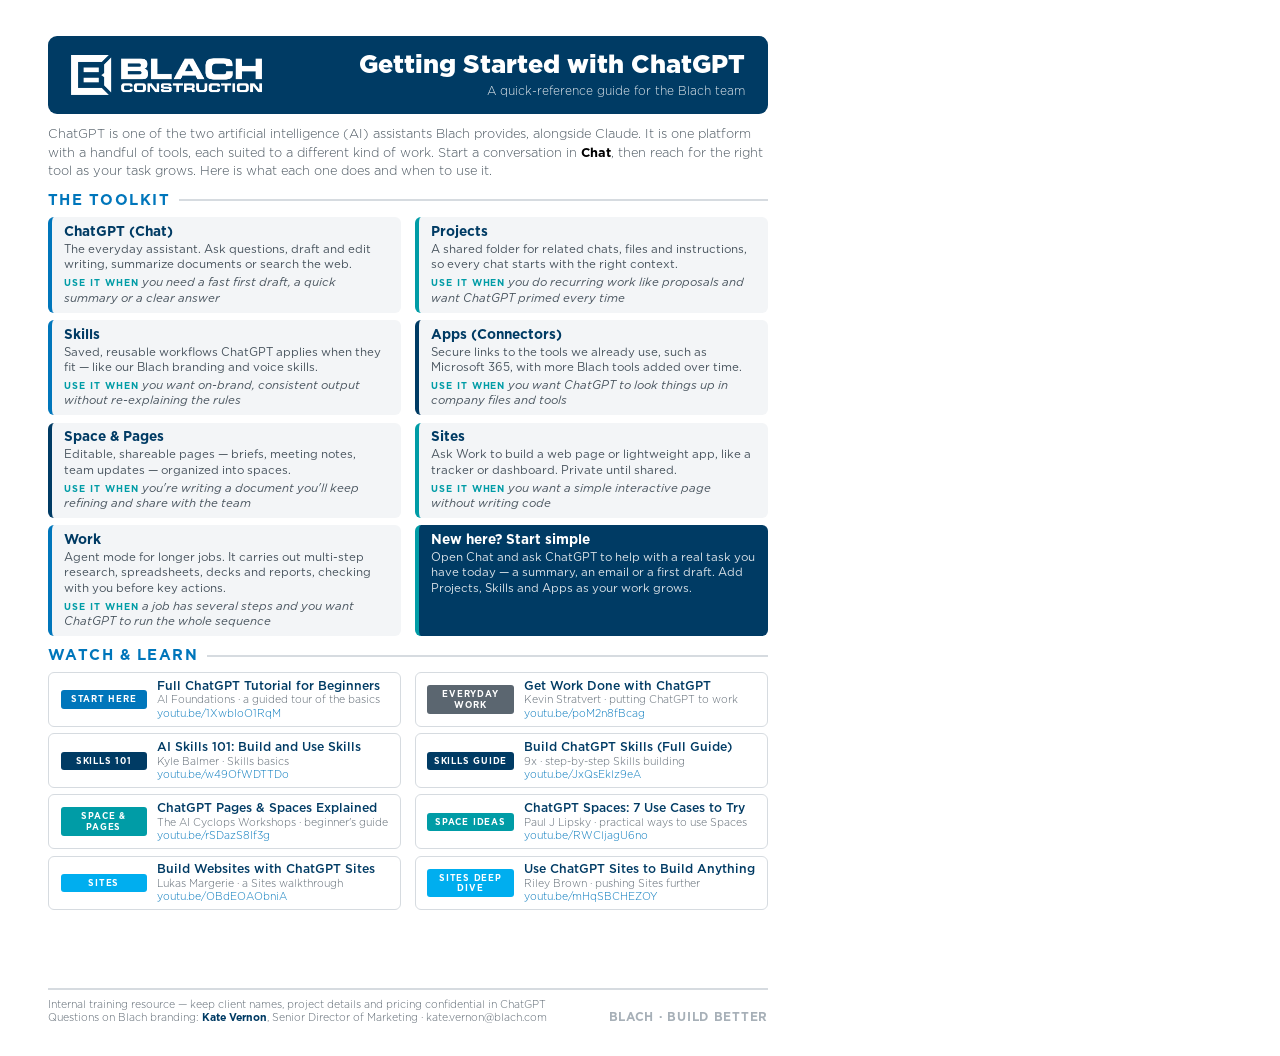
<file: guides-src/chatgpt-quick-start.html>
<!DOCTYPE html>
<html lang="en">
<head>
<meta charset="UTF-8" />
<title>Getting Started with ChatGPT — Blach quick-start guide</title>
<!--
  Source for assets/guides/ChatGPT_Quick_Start_Guide.pdf (plain) and
  ChatGPT_Quick_Start_Guide_Icons.pdf (open with ?icons). Print with headless
  Chrome — see guides-src/README.md.
-->
<link rel="stylesheet" href="../css/brand.css" />
<style>
  @page { size: Letter; margin: 0; }
  * { margin: 0; padding: 0; box-sizing: border-box; }
  html, body { width: 8.5in; height: 11in; }
  body {
    font-family: "Gotham Book", Arial, sans-serif; color: #3d4852; background: #fff;
    padding: 0.38in 0.5in 0.32in; font-size: 8.7pt; line-height: 1.32;
    -webkit-print-color-adjust: exact; print-color-adjust: exact;
    display: flex; flex-direction: column;
  }
  b, strong { font-family: "Gotham Bold", Arial, sans-serif; font-weight: normal; color: #1b2733; }

  /* header band */
  .band {
    background: #003B64; border-radius: 9px; color: #fff;
    display: flex; align-items: center; justify-content: space-between;
    padding: 0.16in 0.24in;
  }
  .band img { height: 0.42in; display: block; }
  .band .t { text-align: right; }
  .band h1 { font-family: "Gotham Black", Arial, sans-serif; font-weight: normal; font-size: 19pt; line-height: 1.1; }
  .icons .band h1 .hl { color: #00AEEF; }
  .band p { font-family: "Gotham Light", Arial, sans-serif; font-size: 9pt; margin-top: 3px; opacity: 0.92; }

  .intro { font-family: "Gotham Light", Arial, sans-serif; font-size: 9.6pt; line-height: 1.45; color: #46525c; margin: 0.12in 0 0.08in; }
  .intro b { color: #000; }

  /* section heading */
  .sh { display: flex; align-items: center; gap: 9px; margin: 0.02in 0 0.07in; }
  .sh h2 { font-family: "Gotham Bold", Arial, sans-serif; font-weight: normal; color: #0076BB; font-size: 11.2pt; letter-spacing: 0.1em; white-space: nowrap; }
  .sh .rule { flex: 1; height: 2px; background: #d6dbe0; }
  .sh svg { display: none; width: 15px; height: 15px; }
  .icons .sh svg { display: block; }
  .icons .sh .rule { background: linear-gradient(90deg, #0076BB, #00AEEF 45%, #d6dbe0); }

  /* toolkit */
  .tools { display: grid; grid-template-columns: 1fr 1fr; gap: 0.075in 0.14in; margin-bottom: 0.08in; }
  .tool { background: #f3f5f7; border-radius: 6px; border-left: 4px solid #0076BB; padding: 0.06in 0.13in 0.07in; }
  .tool.c2 { border-left-color: #009CA6; }
  .tool.c3 { border-left-color: #003B64; }
  .icons .tool.c4 { border-left-color: #00AEEF; }
  .tool h3 { font-family: "Gotham Bold", Arial, sans-serif; font-weight: normal; color: #003B64; font-size: 10.2pt; margin-bottom: 1px; display: flex; align-items: center; gap: 8px; }
  .tool .ic { display: none; width: 21px; height: 21px; border-radius: 5px; background: #0076BB; flex: 0 0 auto; align-items: center; justify-content: center; }
  .icons .tool .ic { display: inline-flex; }
  .tool .ic svg { width: 12px; height: 12px; }
  .tool.c2 .ic { background: #009CA6; } .tool.c3 .ic { background: #003B64; } .tool.c4 .ic { background: #00AEEF; }
  .tool p { color: #46525c; }
  .tool .use { margin-top: 3px; font-family: "Gotham Book Italic", Arial, sans-serif; font-style: italic; color: #46525c; }
  .tool .use b { font-family: "Gotham Bold", Arial, sans-serif; font-style: normal; color: #009CA6; font-size: 6.9pt; letter-spacing: 0.1em; margin-right: 3px; }
  .icons .tool .use b { color: #0076BB; }
  .tool.start { background: #003B64; border-left-color: #009CA6; }
  .tool.start h3 { color: #fff; }
  .tool.start p { color: rgba(255,255,255,0.86); }
  .tool.start .ic { background: #fff; }

  /* watch & learn */
  .vids { display: grid; grid-template-columns: 1fr 1fr; gap: 0.065in 0.14in; margin-bottom: 0.1in; }
  .vid { border: 1px solid #d6dbe0; border-radius: 6px; padding: 0.055in 0.12in; display: flex; align-items: center; gap: 0.11in; }
  .icons .vid { border-left: 4px solid #0076BB; }
  .icons .vid.c2 { border-left-color: #009CA6; } .icons .vid.c3 { border-left-color: #003B64; } .icons .vid.c4 { border-left-color: #00AEEF; }
  .badge {
    flex: 0 0 0.9in; text-align: center; color: #fff; background: #0076BB; border-radius: 3px;
    font-family: "Gotham Bold", Arial, sans-serif; font-size: 6.5pt; letter-spacing: 0.09em; padding: 4px 3px; line-height: 1.2;
  }
  .badge.c2 { background: #009CA6; } .badge.c3 { background: #003B64; } .badge.c4 { background: #00AEEF; } .badge.c5 { background: #5B6670; }
  .vid h4 { font-family: "Gotham Medium", Arial, sans-serif; font-weight: normal; color: #003B64; font-size: 9.2pt; line-height: 1.22; }
  .icons .vid h4::before { content: "\25B8\00a0"; color: #0076BB; }
  .vid .by { font-family: "Gotham Light", Arial, sans-serif; font-size: 7.9pt; color: #5B6670; line-height: 1.3; }
  .vid a { font-family: "Gotham Light", Arial, sans-serif; color: #0076BB; text-decoration: none; white-space: nowrap; }

  footer { margin-top: auto; border-top: 2px solid #d6dbe0; padding-top: 0.08in; display: flex; justify-content: space-between; align-items: flex-end; font-family: "Gotham Light", Arial, sans-serif; font-size: 7.9pt; color: #5B6670; }
  .icons footer { border-top-color: #0076BB; }
  footer b { color: #003B64; }
  footer .tag { font-family: "Gotham Bold", Arial, sans-serif; color: #a7b0b8; letter-spacing: 0.06em; font-size: 9pt; white-space: nowrap; }
</style>
</head>
<body>
<script>if (/[?&]icons\b/.test(location.search)) document.body.className = "icons";</script>

<div class="band">
  <img src="../assets/img/blach-logo-horizontal-white.png" alt="Blach Construction" />
  <div class="t">
    <h1>Getting Started with <span class="hl">ChatGPT</span></h1>
    <p>A quick-reference guide for the Blach team</p>
  </div>
</div>

<p class="intro">ChatGPT is one of the two artificial intelligence (AI) assistants Blach provides, alongside Claude. It is one platform with a handful of tools, each suited to a different kind of work. Start a conversation in <b>Chat</b>, then reach for the right tool as your task grows. Here is what each one does and when to use it.</p>

<div class="sh">
  <svg viewBox="0 0 24 24" fill="none" stroke="#0076BB" stroke-width="2.4" stroke-linecap="round" stroke-linejoin="round"><path d="M14.7 6.3a1 1 0 0 0 0 1.4l1.6 1.6a1 1 0 0 0 1.4 0l3.77-3.77a6 6 0 0 1-7.94 7.94l-6.91 6.91a2.12 2.12 0 0 1-3-3l6.91-6.91a6 6 0 0 1 7.94-7.94l-3.76 3.76z"/></svg>
  <h2>THE TOOLKIT</h2><span class="rule"></span>
</div>

<div class="tools">
  <div class="tool">
    <h3><span class="ic"><svg viewBox="0 0 24 24" fill="#fff"><path d="M4 4h16a2 2 0 0 1 2 2v10a2 2 0 0 1-2 2H9l-5 4v-4a2 2 0 0 1-2-2V6a2 2 0 0 1 2-2z"/></svg></span>ChatGPT (Chat)</h3>
    <p>The everyday assistant. Ask questions, draft and edit writing, summarize documents or search the web.</p>
    <p class="use"><b>USE IT WHEN</b>you need a fast first draft, a quick summary or a clear answer</p>
  </div>
  <div class="tool c2">
    <h3><span class="ic"><svg viewBox="0 0 24 24" fill="#fff"><path d="M3 6a2 2 0 0 1 2-2h5l2 2h7a2 2 0 0 1 2 2v10a2 2 0 0 1-2 2H5a2 2 0 0 1-2-2z"/></svg></span>Projects</h3>
    <p>A shared folder for related chats, files and instructions, so every chat starts with the right context.</p>
    <p class="use"><b>USE IT WHEN</b>you do recurring work like proposals and want ChatGPT primed every time</p>
  </div>
  <div class="tool c4">
    <h3><span class="ic"><svg viewBox="0 0 24 24" fill="#fff"><path d="M13 2 4 14h7l-1 8 9-12h-7z"/></svg></span>Skills</h3>
    <p>Saved, reusable workflows ChatGPT applies when they fit — like our Blach branding and voice skills.</p>
    <p class="use"><b>USE IT WHEN</b>you want on-brand, consistent output without re-explaining the rules</p>
  </div>
  <div class="tool c3">
    <h3><span class="ic"><svg viewBox="0 0 24 24" fill="none" stroke="#fff" stroke-width="3" stroke-linecap="round"><circle cx="18" cy="5" r="2.2"/><circle cx="6" cy="12" r="2.2"/><circle cx="18" cy="19" r="2.2"/><path d="m8 11 8-5M8 13l8 5"/></svg></span>Apps (Connectors)</h3>
    <p>Secure links to the tools we already use, such as Microsoft 365, with more Blach tools added over time.</p>
    <p class="use"><b>USE IT WHEN</b>you want ChatGPT to look things up in company files and tools</p>
  </div>
  <div class="tool c3">
    <h3><span class="ic"><svg viewBox="0 0 24 24" fill="#fff"><path d="M6 2h8l6 6v12a2 2 0 0 1-2 2H6a2 2 0 0 1-2-2V4a2 2 0 0 1 2-2z"/></svg></span>Space &amp; Pages</h3>
    <p>Editable, shareable pages — briefs, meeting notes, team updates — organized into spaces.</p>
    <p class="use"><b>USE IT WHEN</b>you're writing a document you'll keep refining and share with the team</p>
  </div>
  <div class="tool c2">
    <h3><span class="ic"><svg viewBox="0 0 24 24" fill="none" stroke="#fff" stroke-width="2.6"><circle cx="12" cy="12" r="9"/><path d="M3 12h18M12 3c2.6 3 2.6 15 0 18M12 3c-2.6 3-2.6 15 0 18"/></svg></span>Sites</h3>
    <p>Ask Work to build a web page or lightweight app, like a tracker or dashboard. Private until shared.</p>
    <p class="use"><b>USE IT WHEN</b>you want a simple interactive page without writing code</p>
  </div>
  <div class="tool">
    <h3><span class="ic"><svg viewBox="0 0 24 24" fill="none" stroke="#fff" stroke-width="2.4" stroke-linecap="round"><rect x="4" y="8" width="16" height="12" rx="3"/><path d="M12 4v4M9 13v1M15 13v1M2 13v3M22 13v3"/></svg></span>Work</h3>
    <p>Agent mode for longer jobs. It carries out multi-step research, spreadsheets, decks and reports, checking with you before key actions.</p>
    <p class="use"><b>USE IT WHEN</b>a job has several steps and you want ChatGPT to run the whole sequence</p>
  </div>
  <div class="tool start">
    <h3><span class="ic"><svg viewBox="0 0 24 24" fill="#003B64"><path d="m12 2 3 6.5 7 .8-5.2 4.8 1.5 7L12 17.6 5.7 21l1.5-7L2 9.3l7-.8z"/></svg></span>New here? Start simple</h3>
    <p>Open Chat and ask ChatGPT to help with a real task you have today — a summary, an email or a first draft. Add Projects, Skills and Apps as your work grows.</p>
  </div>
</div>

<div class="sh">
  <svg viewBox="0 0 24 24"><circle cx="12" cy="12" r="11" fill="#e1eef7"/><path d="M10 8v8l6-4z" fill="#0076BB"/></svg>
  <h2>WATCH &amp; LEARN</h2><span class="rule"></span>
</div>

<div class="vids">
  <div class="vid"><span class="badge">START HERE</span><div>
    <h4>Full ChatGPT Tutorial for Beginners</h4>
    <div class="by">AI Foundations · a guided tour of the basics<br /><a href="https://youtu.be/1XwbIoO1RqM">youtu.be/1XwbIoO1RqM</a></div></div></div>
  <div class="vid c5"><span class="badge c5">EVERYDAY WORK</span><div>
    <h4>Get Work Done with ChatGPT</h4>
    <div class="by">Kevin Stratvert · putting ChatGPT to work<br /><a href="https://youtu.be/poM2n8fBcag">youtu.be/poM2n8fBcag</a></div></div></div>
  <div class="vid c3"><span class="badge c3">SKILLS 101</span><div>
    <h4>AI Skills 101: Build and Use Skills</h4>
    <div class="by">Kyle Balmer · Skills basics<br /><a href="https://youtu.be/w49OfWDTTDo">youtu.be/w49OfWDTTDo</a></div></div></div>
  <div class="vid c3"><span class="badge c3">SKILLS GUIDE</span><div>
    <h4>Build ChatGPT Skills (Full Guide)</h4>
    <div class="by">9x · step-by-step Skills building<br /><a href="https://youtu.be/JxQsEklz9eA">youtu.be/JxQsEklz9eA</a></div></div></div>
  <div class="vid c2"><span class="badge c2">SPACE &amp; PAGES</span><div>
    <h4>ChatGPT Pages &amp; Spaces Explained</h4>
    <div class="by">The AI Cyclops Workshops · beginner's guide<br /><a href="https://youtu.be/rSDazS8If3g">youtu.be/rSDazS8If3g</a></div></div></div>
  <div class="vid c2"><span class="badge c2">SPACE IDEAS</span><div>
    <h4>ChatGPT Spaces: 7 Use Cases to Try</h4>
    <div class="by">Paul J Lipsky · practical ways to use Spaces<br /><a href="https://youtu.be/RWCljagU6no">youtu.be/RWCljagU6no</a></div></div></div>
  <div class="vid c4"><span class="badge c4">SITES</span><div>
    <h4>Build Websites with ChatGPT Sites</h4>
    <div class="by">Lukas Margerie · a Sites walkthrough<br /><a href="https://youtu.be/OBdEOAObniA">youtu.be/OBdEOAObniA</a></div></div></div>
  <div class="vid c4"><span class="badge c4">SITES DEEP DIVE</span><div>
    <h4>Use ChatGPT Sites to Build Anything</h4>
    <div class="by">Riley Brown · pushing Sites further<br /><a href="https://youtu.be/mHqSBCHEZOY">youtu.be/mHqSBCHEZOY</a></div></div></div>
</div>

<footer>
  <div>Internal training resource — keep client names, project details and pricing confidential in ChatGPT<br />
  Questions on Blach branding: <b>Kate Vernon</b>, Senior Director of Marketing · kate.vernon@blach.com</div>
  <span class="tag">BLACH · BUILD BETTER</span>
</footer>
</body>
</html>
</file>
<file: css/brand.css>
/* ============================================================
   Blach Construction — Brand foundation
   Gotham type stack + official brand color palette.
   (Internal training site — Gotham webfonts embedded for
   internal use only.)
   ============================================================ */

@font-face {
  font-family: "Gotham Light";
  src: url("../assets/fonts/Gotham-Light.woff") format("woff");
  font-weight: normal; font-style: normal; font-display: swap;
}
@font-face {
  font-family: "Gotham Light Italic";
  src: url("../assets/fonts/Gotham-LightItalic.woff") format("woff");
  font-weight: normal; font-style: italic; font-display: swap;
}
@font-face {
  font-family: "Gotham Book";
  src: url("../assets/fonts/Gotham-Book.woff") format("woff");
  font-weight: normal; font-style: normal; font-display: swap;
}
@font-face {
  font-family: "Gotham Book Italic";
  src: url("../assets/fonts/Gotham-BookItalic.woff") format("woff");
  font-weight: normal; font-style: italic; font-display: swap;
}
@font-face {
  font-family: "Gotham Medium";
  src: url("../assets/fonts/Gotham-Medium.woff") format("woff");
  font-weight: normal; font-style: normal; font-display: swap;
}
@font-face {
  font-family: "Gotham Bold";
  src: url("../assets/fonts/Gotham-Bold.woff") format("woff");
  font-weight: normal; font-style: normal; font-display: swap;
}
@font-face {
  font-family: "Gotham Black";
  src: url("../assets/fonts/Gotham-Black.woff") format("woff");
  font-weight: normal; font-style: normal; font-display: swap;
}

:root {
  /* Primary */
  --blach-blue: #0076BB;
  --blach-grey: #A2A9AD;
  /* Secondary / accent */
  --cyan: #00AEEF;
  --teal: #009CA6;
  --dark-blue: #00487A;
  --navy: #003B64;
  /* Highlights */
  --red: #C10230;
  --orange: #FE5000;
  --yellow: #F5A800;
  --green: #80BC00;
  --light-grey: #CFD2D3;
  --dark-grey: #5B6670;
  --black: #231F20;
  --white: #FFFFFF;

  /* Type roles */
  --font-body: "Gotham Book", Arial, sans-serif;
  --font-book: "Gotham Book", Arial, sans-serif;
  --font-light: "Gotham Light", Arial, sans-serif;
  --font-medium: "Gotham Medium", Arial, sans-serif;
  --font-bold: "Gotham Bold", Arial, sans-serif;
  --font-black: "Gotham Black", Arial, sans-serif;
}
</file>
